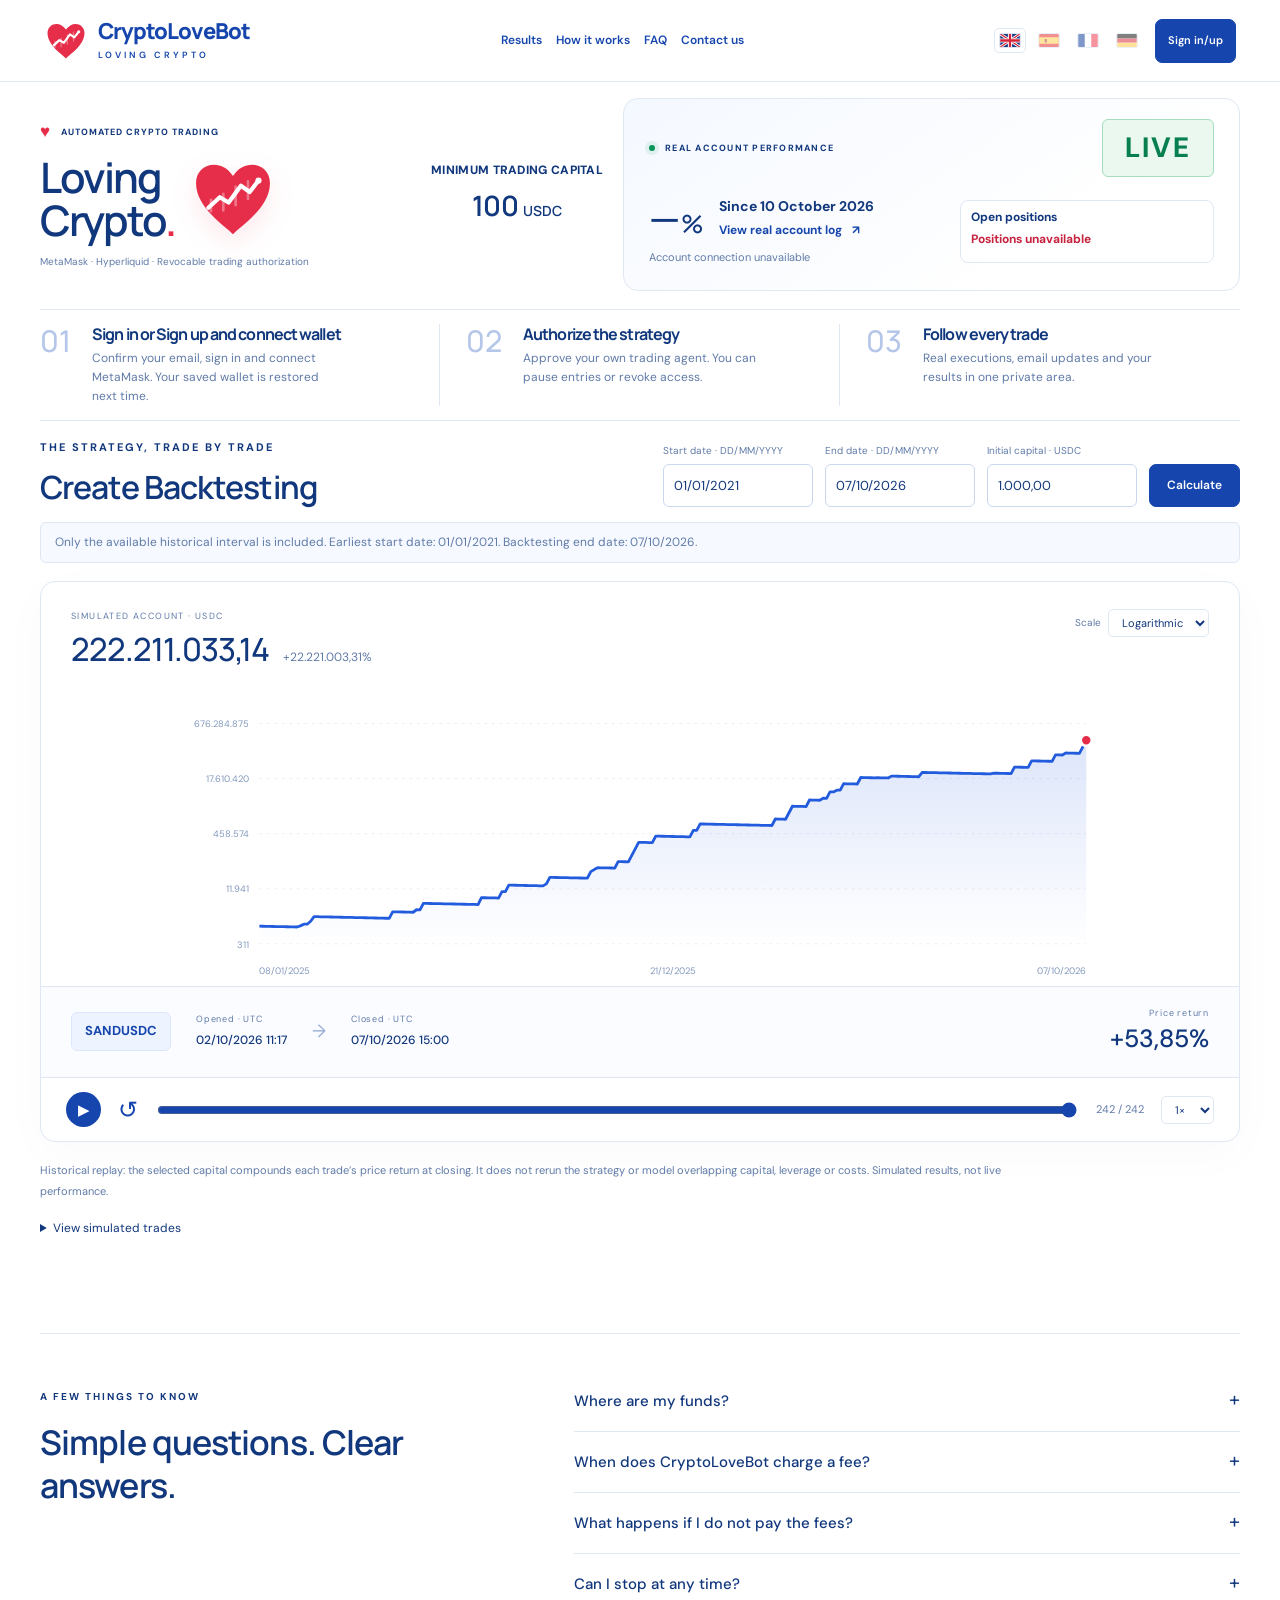
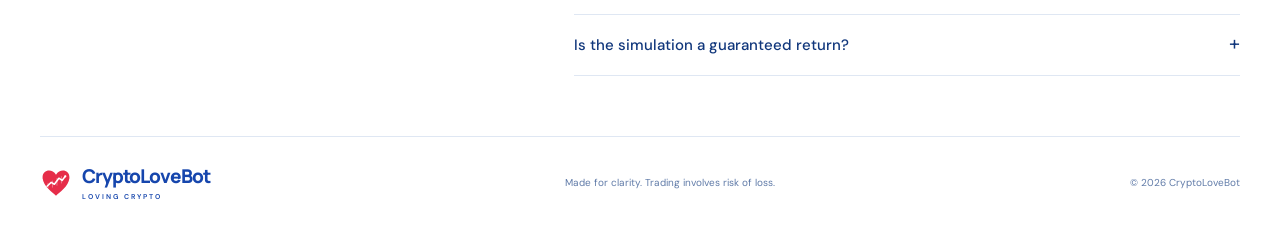
<file: index.html>
<!doctype html>
<html lang="en"><head><meta charset="utf-8"><meta name="viewport" content="width=device-width,initial-scale=1">
<title>CryptoLoveBot · Loving Crypto</title><meta name="description" content="Automated crypto trading with a revocable Hyperliquid agent. Real account transparency and an interactive historical simulation.">
<meta name="theme-color" content="#ffffff"><link rel="icon" href="logo.svg" type="image/svg+xml"><link rel="stylesheet" href="style.css">
<script src="config.js" defer></script><script src="backtest.js" defer></script><script src="app.js" defer></script></head>
<body>
<header class="site-header"><a class="brand" href="#" aria-label="CryptoLoveBot home"><img src="logo.svg" class="brand-heart" alt=""><span>Crypto<span class="love-word">LoveBot</span><small>LOVING CRYPTO</small></span></a>
<nav aria-label="Main"><a href="#results" data-i18n="results">Results</a><a href="#how" data-i18n="how">How it works</a><a href="#faq" data-i18n="faq">FAQ</a><a id="contactLink" href="#contact" data-i18n="contact">Contact us</a></nav>
<div class="header-actions"><div class="languages" aria-label="Language">
<button class="flag selected" data-lang="en" aria-label="English" title="English"><svg viewBox="0 0 60 40"><path fill="#183b85" d="M0 0h60v40H0z"/><path stroke="#fff" stroke-width="9" d="m0 0 60 40M60 0 0 40"/><path stroke="#d52439" stroke-width="4" d="m0 0 60 40M60 0 0 40"/><path stroke="#fff" stroke-width="13" d="M30 0v40M0 20h60"/><path stroke="#d52439" stroke-width="7" d="M30 0v40M0 20h60"/></svg></button>
<button class="flag" data-lang="es" aria-label="Español" title="Español"><svg viewBox="0 0 60 40"><path fill="#e73538" d="M0 0h60v40H0z"/><path fill="#ffd353" d="M0 10h60v20H0z"/><path fill="#b43038" d="M17 15h6v11h-6z"/></svg></button>
<button class="flag" data-lang="fr" aria-label="Français" title="Français"><svg viewBox="0 0 60 40"><path fill="#fff" d="M0 0h60v40H0z"/><path fill="#1845a0" d="M0 0h20v40H0z"/><path fill="#ee3d51" d="M40 0h20v40H40z"/></svg></button>
<button class="flag" data-lang="de" aria-label="Deutsch" title="Deutsch"><svg viewBox="0 0 60 40"><path fill="#171717" d="M0 0h60v14H0z"/><path fill="#db3343" d="M0 14h60v13H0z"/><path fill="#ffcd46" d="M0 27h60v13H0z"/></svg></button></div>
<button id="authButton" class="button small" data-i18n="signInUp">Sign in/up</button><button id="privateButton" class="button small" hidden data-i18n="privateArea">Private area ↗</button><div class="wallet-actions" id="walletActions" hidden><button id="connectButton" class="button small" hidden><span id="connectLabel">Connect my wallet</span><span aria-hidden="true">↗</span></button></div></div></header>
<main>
<section class="hero shell">
<div class="hero-copy"><div class="eyebrow"><span class="tiny-heart">♥</span> <span data-i18n="automated">AUTOMATED CRYPTO TRADING</span></div>
<h1><span>Loving<br>Crypto<span class="period">.</span></span><img class="living-heart" src="logo.svg" alt="Red heart with a stock chart"></h1>
<p class="micro" data-i18n="metaNote">MetaMask · Hyperliquid · Revocable trading authorization</p></div>
<div class="minimum"><span data-i18n="minimum">MINIMUM TRADING CAPITAL</span><strong>100 <em>USDC</em></strong></div>
<div class="hero-data"><article class="live-card"><div class="card-top"><span class="eyebrow"><i class="live-dot"></i><span data-i18n="realPerformance">REAL ACCOUNT PERFORMANCE</span></span><span class="live-tag">LIVE</span></div>
<div class="live-account-body"><div class="live-readout" tabindex="0"><div id="liveReturn" class="live-number">—<span>%</span></div><p class="since" data-i18n="since">Since 10 October 2026</p>
<a id="auditLink" class="text-link" hidden target="_blank" rel="noopener noreferrer"><span data-i18n="audit">View real account log</span> ↗</a>
<p id="liveStatus" class="micro" aria-live="polite" data-i18n="awaiting">Connecting to account…</p></div>
<section class="live-positions" aria-labelledby="openPositionsTitle">
<h3 id="openPositionsTitle" data-i18n="openPositionsTitle">Open positions</h3>
<p id="openPositionsStatus" class="positions-status" role="status" data-i18n="positionsLoading">Loading positions…</p>
<div id="openPositionsScroll" class="positions-scroll" tabindex="0" role="region" aria-labelledby="openPositionsTitle" hidden>
<table><thead><tr><th scope="col" data-i18n="positionsCoin">Coin</th><th scope="col" data-i18n="positionsOpened">Opened · Madrid</th><th scope="col" data-i18n="positionsReturn">PnL %</th></tr></thead><tbody id="openPositionsRows"></tbody></table>
</div></section></div>
</article></div>
</section>
<section id="how" class="steps shell" aria-label="How it works"><article><span class="step-no">01</span><div><h2 data-i18n="step1">Sign in or Sign up and connect wallet</h2><p data-i18n="step1Text">Create your account, confirm your email and connect MetaMask.</p></div></article><article><span class="step-no">02</span><div><h2 data-i18n="step2">Authorize the strategy</h2><p data-i18n="step2Text">Approve your own trading agent. You can pause entries or revoke access.</p></div></article><article><span class="step-no">03</span><div><h2 data-i18n="step3">Follow every trade</h2><p data-i18n="step3Text">Real executions, email updates and your results in one private area.</p></div></article></section>
<section id="results" class="simulation shell"><div class="section-head"><div><p class="eyebrow" data-i18n="replayEyebrow">THE STRATEGY, TRADE BY TRADE</p><h2 data-i18n="replayTitle">Create Backtesting</h2></div><form id="backtestForm" class="backtest-form" novalidate><label><span data-i18n="startDate">Start date · DD/MM/YYYY</span><input id="startDate" type="text" inputmode="numeric" placeholder="DD/MM/YYYY" maxlength="10" required aria-describedby="backtestMessage"></label><label><span data-i18n="endDate">End date · DD/MM/YYYY</span><input id="endDate" type="text" inputmode="numeric" placeholder="DD/MM/YYYY" maxlength="10" required aria-describedby="backtestMessage"></label><label><span data-i18n="initialCapital">Initial capital · USDC</span><input id="initialCapital" type="text" inputmode="decimal" value="1.000,00" maxlength="24" required aria-describedby="backtestMessage"></label><button id="createBacktest" type="submit" class="button" data-i18n="calculate">Calculate</button></form></div>
<p id="backtestMessage" class="backtest-message" role="status" hidden></p>
<div class="player"><div class="player-top"><div><span class="micro" data-i18n="index">SIMULATED ACCOUNT · USDC</span><strong id="indexValue">1.000,00</strong><span id="indexReturn">0,00%</span></div><div class="player-filters"><label><span data-i18n="scale">Scale</span><select id="scale"><option value="log" data-i18n="logScale">Logarithmic</option><option value="linear" data-i18n="linearScale">Linear</option></select></label></div></div>
<div class="chart-wrap"><svg id="chart" viewBox="0 0 1000 320" role="img" aria-label="Interactive historical compound index"><defs><linearGradient id="areaFill" x1="0" y1="0" x2="0" y2="1"><stop offset="0%" stop-color="#255bde" stop-opacity=".16"/><stop offset="100%" stop-color="#255bde" stop-opacity="0"/></linearGradient></defs><g id="grid"></g><path id="area" fill="url(#areaFill)"></path><path id="curve" fill="none" stroke="#225cdd" stroke-width="3" stroke-linejoin="round"></path><circle id="cursorDot" r="6" fill="#e52d49" stroke="white" stroke-width="3"></circle></svg><div id="chartEmpty" class="chart-empty" data-i18n="loading">Loading history…</div></div>
<div class="trade-caption" aria-live="polite"><span id="replayCoin" class="coin-badge">—</span><div><small data-i18n="opened">Opened · UTC</small><strong id="replayOpen">—</strong></div><span class="caption-arrow">→</span><div><small data-i18n="closed">Closed · UTC</small><strong id="replayClose">—</strong></div><div class="replay-profit"><small data-i18n="priceReturn">Price return</small><strong id="replayProfit">—</strong></div></div>
<div class="controls"><button id="play" class="play" aria-label="Play">▶</button><button id="restart" class="icon-button" aria-label="Restart">↺</button><input id="timeline" type="range" min="0" max="1" value="0" aria-label="Trade timeline"><span id="progress">0 / 0</span><select id="speed" aria-label="Playback speed"><option value="1">1×</option><option value="2">2×</option><option value="4">4×</option></select></div></div>
<p class="simulation-note" data-i18n="methodology">Historical replay: the selected capital compounds each trade’s price return at closing. It does not rerun the strategy or model overlapping capital, leverage or costs. Simulated results, not live performance.</p>
<details class="history-details"><summary data-i18n="viewHistory">View simulated trades</summary><p id="sourceInfo" class="micro"></p><div class="table-scroll"><table><thead><tr><th data-i18n="coin">Coin</th><th data-i18n="opened">Opened · UTC</th><th data-i18n="closed">Closed · UTC</th><th data-i18n="priceReturn">Price return</th><th data-i18n="cumulativeReturn">Cumulative return %</th><th data-i18n="simulatedBalance">Account · USDC</th></tr></thead><tbody id="historyRows"></tbody></table></div></details>
</section>
<section id="private" class="private shell" hidden><div class="section-head"><div><p class="eyebrow" data-i18n="yourAccount">YOUR ACCOUNT</p><h2 data-i18n="privateArea">Private area</h2></div><button id="logout" class="text-button" data-i18n="logout">Sign out</button></div><div class="account-bar"><div><strong id="username"></strong><p id="walletLabel" class="micro"></p><p id="agentStatus" class="micro"></p></div><div class="account-actions"><button id="authorizeButton" class="button" data-i18n="authorize">Authorize strategy</button><button id="pauseButton" class="button outline" hidden data-i18n="pause">Pause new entries</button><button id="payFees" class="button outline" data-i18n="payFees">Pay pending fees</button></div></div>
<section id="feeNotice" class="notice fee-warning" hidden aria-live="polite"><div class="fee-warning-head"><strong id="feeNoticeTitle"></strong><strong id="feeNoticeAmount"></strong></div><p id="feeNoticeDeadline"></p><p id="feeNoticeBody"></p><p class="fee-warning-risk" data-i18n="feeStopWarning">If your account is deleted, the bot stops. Open positions remain on Hyperliquid and logical/HMA stops stop being managed. Manage positions and revoke the agent there.</p><button id="payFeesNotice" class="button" data-i18n="payFees">Pay pending fees</button></section>
<p id="privateNotice" class="notice" hidden></p><div class="table-scroll"><table><thead><tr><th data-i18n="coin">Coin</th><th data-i18n="opened">Opened · UTC</th><th data-i18n="closed">Closed · UTC</th><th data-i18n="entry">Entry</th><th data-i18n="exit">Exit</th><th data-i18n="netReturn">Net profit %</th><th>CryptoLoveBot · USDC</th><th data-i18n="balance">Account balance · USDC</th></tr></thead><tbody id="tradeRows"></tbody></table></div><p id="emptyTrades" class="empty" data-i18n="emptyTrades">No real trades have been executed for this account yet.</p>
<p class="micro" data-i18n="balanceNote">Net return is calculated on entry margin, after exchange fees and attributed funding. Balance is the account equity observed after reconciliation, including other open positions. Unpaid CryptoLoveBot fees have not been deducted.</p>
<div class="account-bottom"><a href="https://app.hyperliquid.xyz/API" target="_blank" rel="noopener" data-i18n="revoke">Manage / revoke agent in Hyperliquid ↗</a><button id="deleteAccount" class="text-button danger" data-i18n="delete">Unsubscribe and delete profile</button></div></section>
<section id="faq" class="faq shell"><div><p class="eyebrow" data-i18n="faqEyebrow">A FEW THINGS TO KNOW</p><h2 data-i18n="faqTitle">Simple questions.<br>Clear answers.</h2></div><div class="faq-list">
<details><summary data-i18n="q1">Where are my funds?</summary><p data-i18n="a1">In your Hyperliquid account. MetaMask signs permission for an API trading wallet. CryptoLoveBot never asks for your seed phrase or master private key. The trading agent can place orders and losses are possible.</p></details>
<details><summary data-i18n="q2">When does CryptoLoveBot charge a fee?</summary><p id="feeExplanation" data-i18n="a2">Only when a completed trade has a net return above 1% on its entry margin. The fee is 1% of that trade’s net profit. Exactly 1% or less: no fee. Payment of accrued fees requires your MetaMask signature.</p></details>
<details><summary data-i18n="feePolicyQuestion">What happens if I do not pay the fees?</summary><p data-i18n="feePolicy">Fees must be paid within 48 hours (two days). You receive an initial notice and reminders every 8 hours. If the oldest outstanding fee expires unpaid, your profile and private data are automatically deleted and the bot stops. New fees and signing in again do not extend an existing deadline.</p><p data-i18n="feeStopWarning">Open positions remain on Hyperliquid and logical/HMA stops stop being managed. Manage positions and revoke the agent there.</p></details>
<details><summary data-i18n="q3">Can I stop at any time?</summary><p data-i18n="a3">Yes. Pause new entries in your private area; existing positions remain managed. Unsubscribe deletes your profile and stops all management and emails. Any open positions remain in Hyperliquid; manage them and revoke the agent there.</p></details>
<details><summary data-i18n="q4">Is the simulation a guaranteed return?</summary><p data-i18n="a4">No. It replays the supplied historical simulation. The large live figure uses the public master account and is separate from the backtest. Live execution, liquidity, fees and each account’s capital can change results.</p></details>
</div></section>
</main>
<footer class="shell"><a class="brand" href="#"><img src="logo.svg" alt=""><span>CryptoLoveBot<small>LOVING CRYPTO</small></span></a><p data-i18n="footer">Made for clarity. Trading involves risk of loss.</p><span>© 2026 CryptoLoveBot</span></footer>
<dialog id="authDialog"><button class="close-dialog" aria-label="Close">×</button><img src="logo.svg" class="dialog-logo" alt=""><h2 id="authTitle">Welcome back.</h2><div class="tabs"><button id="loginTab" class="selected" data-i18n="signIn">Sign in</button><button id="signupTab" data-i18n="signUp">Sign up</button></div><form id="authForm"><label><span>Email</span><input name="email" type="email" autocomplete="username" required></label><label><span data-i18n="password">Password</span><input name="password" type="password" autocomplete="current-password" required maxlength="128"></label><p class="micro" id="passwordHint" hidden data-i18n="passwordHint">At least 12 characters. We’ll email you a confirmation link.</p><button class="button full" type="submit" id="authSubmit" data-i18n="signIn">Sign in</button></form><p id="authMessage" class="form-message" role="status"></p><div class="auth-links"><button id="forgot" class="text-button" data-i18n="forgot">Forgot password?</button><button id="resend" class="text-button" data-i18n="resend">Resend confirmation</button></div><div id="googleWrap" hidden><div class="or" data-i18n="or">or continue with</div><div id="googleButton"></div></div></dialog>
<dialog id="consentDialog"><button class="close-dialog" aria-label="Close">×</button><p class="eyebrow">METAMASK + HYPERLIQUID</p><h2 data-i18n="authorize">Authorize strategy</h2><p data-i18n="consentText">You authorize a dedicated API wallet to trade on your Hyperliquid account. The key is encrypted on the server. It cannot withdraw funds to another wallet. You can revoke it in Hyperliquid.</p><p id="consentNetwork" class="notice"></p><p id="consentMessage" class="form-message" role="status" aria-live="polite"></p><p data-i18n="consentFee">CryptoLoveBot charges 1% of net profit only when the completed trade returns more than 1% on entry margin. Payment requires a separate wallet signature.</p><p class="micro" data-i18n="consentRisk">Use a dedicated trading account with at least 100 USDC and no unrelated positions. Automated trading can lose money. Execution may differ between accounts.</p><p class="notice fee-warning" data-i18n="feePolicy">Fees must be paid within 48 hours (two days). An initial notice and reminders every 8 hours are sent. Unpaid overdue fees lead to automatic profile deletion and stopped automation.</p><p class="micro" data-i18n="feeStopWarning">Open positions remain on Hyperliquid. Logical/HMA stops stop being managed. Manage positions and revoke the agent there.</p><label class="checkbox"><input type="checkbox" id="acceptConsent"><span data-i18n="accept">I understand and authorize these trading permissions and fees.</span></label><button id="signAgent" class="button full" data-i18n="signAuthorization">Sign authorization in MetaMask</button></dialog>
<dialog id="actionDialog"><button class="close-dialog" aria-label="Close">×</button><h2 id="actionTitle"></h2><p id="actionBody"></p><p id="actionMessage" class="form-message" role="status" aria-live="polite"></p><form id="resetForm" hidden><label><span data-i18n="newPassword">New password</span><input type="password" name="password" minlength="12" maxlength="128" required autocomplete="new-password"></label><button class="button full" type="submit" data-i18n="save">Save password</button></form><button id="actionConfirm" class="button full" hidden></button></dialog>
<div id="toast" class="toast" role="status" hidden></div>
</body></html>
</file>
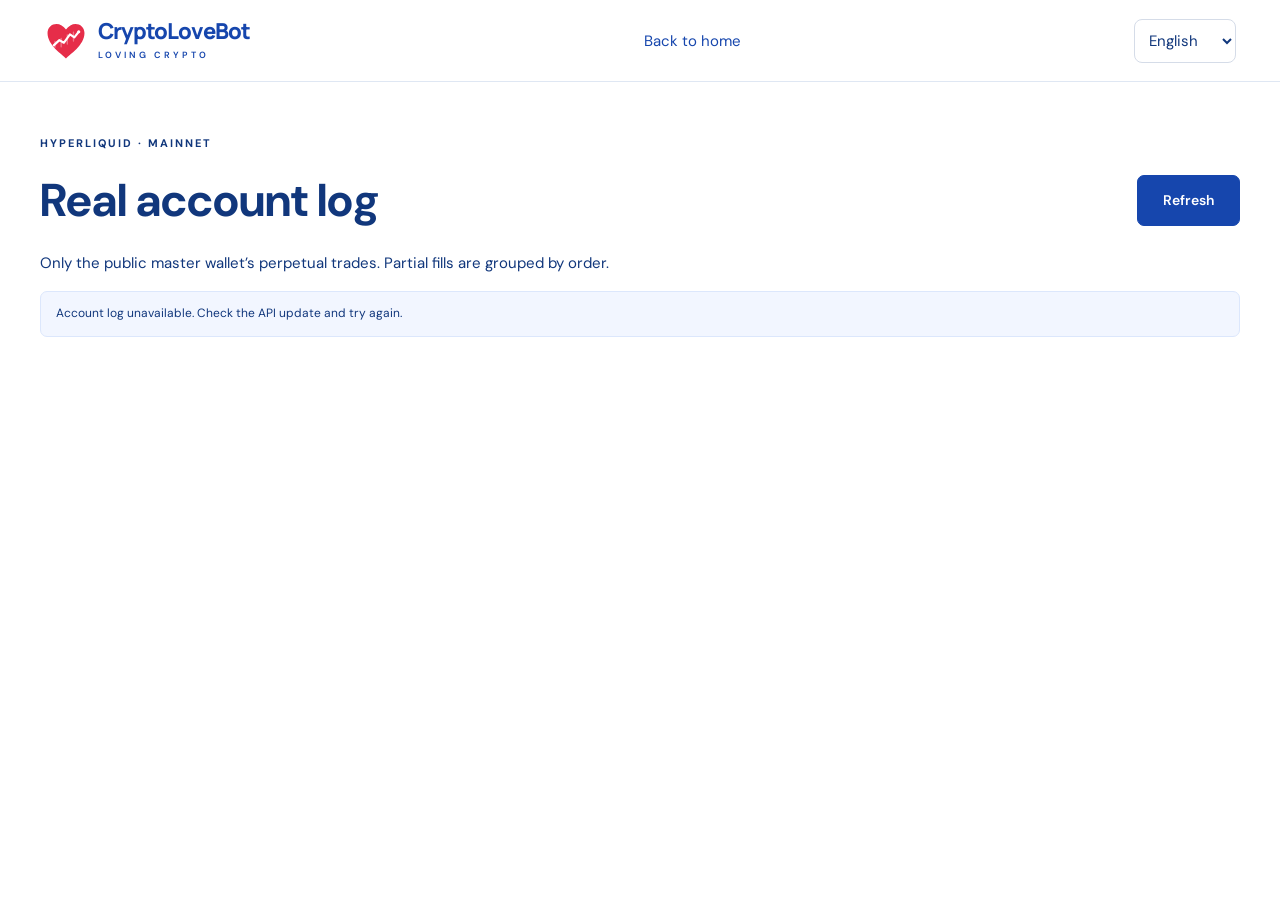
<file: account-log.html>
<!doctype html>
<html lang="en"><head><meta charset="utf-8"><meta name="viewport" content="width=device-width,initial-scale=1">
<title>CryptoLoveBot · Real account log</title><link rel="icon" href="logo.svg" type="image/svg+xml">
<link rel="stylesheet" href="style.css"><link rel="stylesheet" href="account-log.css">
<script src="config.js" defer></script><script src="account-log.js" defer></script></head><body>
<header class="site-header"><a class="brand" href="index.html"><img src="logo.svg" class="brand-heart" alt=""><span>CryptoLoveBot<small>LOVING CRYPTO</small></span></a><a href="index.html" data-copy="back">Back to home</a><select id="language" aria-label="Language"><option value="en">English</option><option value="es">Español</option><option value="fr">Français</option><option value="de">Deutsch</option></select></header>
<main class="shell log-page"><p class="eyebrow">HYPERLIQUID · MAINNET</p><div class="log-heading"><h1 data-copy="title">Real account log</h1><button id="refreshLog" class="button" data-copy="refresh">Refresh</button></div>
<p data-copy="intro">Only the public master wallet’s perpetual trades. Partial fills are grouped by order.</p><code id="logWallet"></code><p id="logStatus" class="notice" role="status"></p>
<section id="logData" hidden>
<div class="log-stats"><article><span data-copy="equity">Account equity · USDC</span><strong id="logEquity">—</strong></article><article><span data-copy="realized">Reported closed PnL · USDC</span><strong id="logPnl">—</strong></article><article><span data-copy="fees">Execution fees · USDC</span><strong id="logFees">—</strong></article></div>
<p class="micro" data-copy="accountNote">Equity is the current exchange balance, including open PnL. PnL and fee totals cover the displayed executions only; funding and deposits/withdrawals are not included. They may not exactly reconcile with equity.</p>
<div class="log-filters"><label><span data-copy="from">From</span><input id="logFrom" type="text" inputmode="numeric" placeholder="DD/MM/YYYY" maxlength="10" aria-label="Start date DD/MM/YYYY"></label><label><span data-copy="to">To</span><input id="logTo" type="text" inputmode="numeric" placeholder="DD/MM/YYYY" maxlength="10" aria-label="End date DD/MM/YYYY"></label><label><span data-copy="timezone">Time zone</span><select id="logZone"><option value="Europe/Madrid">Europe/Madrid</option><option value="UTC">UTC</option></select></label><button id="logCsv" class="button outline" data-copy="csv">Download CSV</button></div>
<p id="logRange" class="micro" role="status"></p>
<div class="table-scroll log-table" tabindex="0"><table><thead><tr><th data-copy="date">Date / time</th><th data-copy="coin">Coin</th><th data-copy="action">Action</th><th data-copy="size">Quantity</th><th data-copy="price">Average price · USDC</th><th data-copy="pnl">Closed PnL · USDC</th><th data-copy="fee">Fees</th><th data-copy="net">PnL − fees · USDC</th><th data-copy="evidence">Exchange record</th></tr></thead><tbody id="logRows"></tbody></table></div>
<p id="logEmpty" class="empty" hidden data-copy="empty">No executions in the selected dates.</p>
<p class="micro" data-copy="rowNote">An opening normally reports 0 closed PnL and a negative net amount from its fee. A closing row does not include its opening fee. Prices and quantities are actual executions; PnL is the exchange’s reported value.</p>
<h2 data-copy="positions">Open positions now</h2><div id="logPositions"></div>
<aside class="log-explanation"><strong data-copy="whyTitle">Why did the agent close?</strong><p data-copy="why">A triggered stop can be verified here. An IOC closing order alone does not reveal whether the agent used an HMA exit, an opposite cross or another rule. The exact strategy decision is recorded in the agent’s private log on Hetzner.</p></aside>
<p class="micro" data-copy="scope">Recent history: up to 2,000 fills, from 10/10/2026. This is not a permanent archive. Refresh is cached for 60 seconds.</p><a id="logExplorer" target="_blank" rel="noopener noreferrer" data-copy="explorer">Open this wallet in Hypurrscan ↗</a>
</section></main></body></html>
</file>
<file: style.css>
@import url('https://fonts.googleapis.com/css2?family=DM+Sans:wght@400;500;600;700&family=Manrope:wght@400;500;600;700;800&display=swap');
:root{--blue:#1646ad;--ink:#11377c;--muted:#607ba8;--bright:#275cde;--red:#e62d49;--line:#dfe7f3;--pale:#f6f9ff;--font:'DM Sans',Arial,sans-serif}*{box-sizing:border-box}html{scroll-behavior:smooth;scroll-padding-top:100px}body{margin:0;background:#fff;color:var(--ink);font-family:var(--font);font-size:15px;line-height:1.6}button,input,select{font:inherit}button,a,select,input{ -webkit-tap-highlight-color:transparent}button,a{touch-action:manipulation}button{cursor:pointer}button:disabled{opacity:.55;cursor:wait}a{color:var(--blue);text-decoration:none}a:hover{text-decoration:underline}[hidden]{display:none!important}:focus-visible{outline:3px solid #79a5ff;outline-offset:4px}button{color:var(--blue)}.shell{width:min(1240px,calc(100% - 80px));margin:auto}.site-header{height:100px;max-width:1440px;padding:0 44px;margin:auto;display:flex;align-items:center;justify-content:space-between;border-bottom:1px solid var(--line);gap:25px}.brand{display:flex;align-items:center;gap:10px;line-height:1.05;font-size:24px;font-weight:800;letter-spacing:-1px;font-family:Manrope,var(--font)}.brand:hover{text-decoration:none}.brand img{width:44px;height:44px}.brand small{display:block;font-family:var(--font);font-size:9px;letter-spacing:3px;margin-top:8px;font-weight:600}.brand-heart{animation:heartbeat 3s infinite}.site-header nav{display:flex;gap:30px;font-size:14px;font-weight:600}.header-actions{display:flex;align-items:center;gap:20px}.languages{display:flex;gap:7px}.flag{border:1px solid transparent;background:white;padding:4px;border-radius:5px;display:grid;place-items:center;opacity:.55}.flag svg{height:15px;width:22px;border-radius:2px;border:1px solid #dce4f0}.flag.selected,.flag:hover{opacity:1;border-color:var(--line)}.button{display:inline-flex;align-items:center;justify-content:center;gap:25px;border:1px solid var(--blue);background:var(--blue);color:white;padding:14px 25px;border-radius:7px;font-weight:600;font-size:14px;line-height:1.5}.button:hover{background:#0b328d;border-color:#0b328d;text-decoration:none}.button.small{padding:10px 19px;min-height:44px}.button.primary{font-size:16px;padding:17px 25px;min-width:245px;justify-content:space-between}.button.outline{background:white;color:var(--blue);border-color:var(--line)}.button.outline:hover{background:var(--pale)}.button.full{width:100%}.hero{padding:67px 0 58px;display:grid;grid-template-columns:1.3fr 1fr;gap:100px;align-items:center}.eyebrow{font-size:11px;letter-spacing:2px;font-weight:700;display:flex;align-items:center;gap:10px}.tiny-heart{color:var(--red);font-size:17px}.hero h1{font-family:Manrope,var(--font);font-size:clamp(68px,7.4vw,102px);font-weight:600;line-height:1.05;letter-spacing:-6px;margin:21px 0 22px}.hero-line{display:flex;align-items:center;white-space:nowrap}.period{color:var(--red)}.living-heart{width:103px;height:103px;margin-left:22px;transform-origin:50% 54%;animation:heartbeat 2.8s infinite;filter:drop-shadow(0 10px 13px #e62d491c)}@keyframes heartbeat{0%,35%,100%{transform:scale(1);opacity:.8}8%,20%{transform:scale(1.1);opacity:1}14%{transform:scale(1.02)}}.hero-description{font-size:19px;max-width:370px;line-height:1.7;color:var(--muted);margin:0 0 28px}.micro{font-size:12px;color:var(--muted);line-height:1.7}.hero-copy>.micro{margin-top:14px;font-size:11px}.hero-data{padding-top:6px}.live-card{border:1px solid var(--line);border-radius:15px;padding:27px 30px 24px;background:linear-gradient(145deg,#f4f8ff,#fff 72%);position:relative;overflow:hidden}.card-top{display:flex;align-items:center;justify-content:space-between;gap:10px}.card-top .eyebrow{font-size:9px;letter-spacing:1.25px}.live-dot{width:6px;height:6px;border-radius:50%;background:var(--bright);box-shadow:0 0 0 4px #275cde15}.live-tag{font-size:8px;letter-spacing:1px;border:1px solid #adc3ed;border-radius:4px;padding:2px 6px}.live-number{font-family:Manrope,var(--font);font-size:clamp(55px,6vw,80px);letter-spacing:-4px;line-height:1.2;margin:25px 0 6px;font-weight:500;overflow-wrap:anywhere}.live-number span{font-size:40px;letter-spacing:-1px;margin-left:10px}.since{font-size:14px;margin:0}.live-card>.micro{margin:9px 0 0;min-height:22px}.live-rule{height:1px;background:var(--line);margin:20px 0 15px}.text-link{font-size:13px;font-weight:700;display:flex;justify-content:space-between}.live-card small{display:block;font-size:10px;color:var(--muted);margin-top:8px}.minimum{display:flex;justify-content:space-between;align-items:center;margin-top:20px;gap:20px;border-bottom:1px solid var(--line);padding-bottom:18px}.minimum>span{font-size:10px;line-height:1.6;letter-spacing:1.5px;max-width:155px;font-weight:700}.minimum strong{font-family:Manrope,var(--font);font-size:40px;letter-spacing:-1.5px;font-weight:600;white-space:nowrap}.minimum em{font-size:17px;font-weight:600;font-style:normal;letter-spacing:0}.steps{display:grid;grid-template-columns:repeat(3,1fr);border-top:1px solid var(--line);border-bottom:1px solid var(--line);padding:30px 0;margin-bottom:78px}.steps article{display:flex;gap:21px;padding:0 26px;border-right:1px solid var(--line)}.steps article:first-child{padding-left:0}.steps article:last-child{border:0;padding-right:0}.step-no{font-size:30px;line-height:1.1;font-weight:500;color:#b5c7e9;font-family:Manrope}.steps h2{font-size:16px;margin:0 0 7px;font-weight:700}.steps p{font-size:12px;color:var(--muted);margin:0;max-width:240px}.section-head{display:flex;align-items:end;justify-content:space-between;gap:25px;margin-bottom:27px}.section-head .eyebrow{margin:0 0 10px}h2{font-family:Manrope,var(--font);letter-spacing:-.9px;font-size:35px;font-weight:600;line-height:1.25;margin:0}.outline-tag{font-size:9px;letter-spacing:1.5px;padding:7px 12px;border:1px solid var(--line);border-radius:20px;white-space:nowrap}.player{border:1px solid var(--line);border-radius:15px;overflow:hidden;background:#fff;box-shadow:0 12px 50px #12377c06}.player-top{padding:27px 30px 0;display:flex;justify-content:space-between;gap:20px}.player-top .micro{display:block;font-size:9px;letter-spacing:1.4px}.player-top strong{font-family:Manrope,var(--font);font-size:32px;font-weight:500;letter-spacing:-1px;margin-right:14px}.player-top #indexReturn{font-size:12px;color:var(--muted)}.player-filters{display:flex;gap:17px;align-items:start}.player-filters label{font-size:10px;color:var(--muted);display:flex;gap:7px;align-items:center}select{border:1px solid var(--line);padding:5px 9px;border-radius:5px;background:white;color:var(--ink);font-size:11px}.chart-wrap{position:relative;margin:10px 15px 0;height:300px}#chart{width:100%;height:100%;overflow:visible}.chart-empty{position:absolute;inset:0;display:grid;place-items:center;color:var(--muted);font-size:14px}.trade-caption{display:flex;align-items:center;gap:25px;padding:19px 30px 20px;border-top:1px solid var(--line);background:#fbfcff}.trade-caption small{display:block;font-size:9px;letter-spacing:.8px;color:var(--muted)}.trade-caption strong{font-size:12px;font-weight:500}.coin-badge{background:#edf3ff;color:var(--blue);border:1px solid #dce6fc;min-width:77px;padding:8px 11px;text-align:center;border-radius:6px;font-size:13px;font-weight:700}.caption-arrow{color:#98afd8;font-size:18px}.replay-profit{margin-left:auto;text-align:right}.replay-profit strong{font-size:25px;line-height:1.5}.negative{color:var(--red)!important}.controls{display:flex;align-items:center;gap:17px;padding:14px 25px;border-top:1px solid var(--line)}.play{background:var(--blue);color:white;border:0;border-radius:50%;width:35px;height:35px;flex-shrink:0}.icon-button{border:0;background:white;font-size:24px;padding:0;line-height:1}.controls input{flex:1;width:80px;accent-color:var(--blue)}.controls>span{font-size:11px;color:var(--muted);white-space:nowrap}.simulation-note{max-width:1000px;color:var(--muted);font-size:11px;line-height:1.85;margin:18px 0}.history-details{font-size:12px}.history-details summary{cursor:pointer;width:max-content}.table-scroll{overflow:auto}table{width:100%;border-collapse:collapse;font-size:11px;white-space:nowrap}th{font-size:10px;text-align:left;color:var(--muted);font-weight:500;padding:15px 12px;border-bottom:1px solid var(--line)}td{padding:14px 12px;border-bottom:1px solid #edf1f8}td small{display:block;color:var(--muted);font-size:9px}.history-details .table-scroll{max-height:320px;margin-top:15px}.faq{display:grid;grid-template-columns:.8fr 1.2fr;gap:90px;margin-top:95px;padding-top:55px;border-top:1px solid var(--line);padding-bottom:60px}.faq .eyebrow{font-size:10px;margin:0 0 16px}.faq h2{font-size:34px}.faq-list details{border-bottom:1px solid var(--line);padding:18px 0}.faq-list details:first-child{padding-top:0}.faq-list summary{font-size:15px;font-weight:500;list-style:none;display:flex;justify-content:space-between;gap:20px;cursor:pointer}.faq-list summary::after{content:'+';font-size:20px;font-weight:400;line-height:1}.faq-list details[open] summary::after{content:'−'}.faq-list p{font-size:12px;color:var(--muted);line-height:1.8;padding-right:20px}footer{display:flex;justify-content:space-between;align-items:center;border-top:1px solid var(--line);padding:28px 0!important;gap:20px}footer .brand{font-size:19px}footer img{width:32px!important;height:32px!important}footer .brand small{font-size:7px;letter-spacing:2px;margin-top:6px}footer p,footer>span{font-size:10px;color:var(--muted)}.private{border:1px solid var(--line);padding:30px;border-radius:12px;margin-top:70px}.private .section-head h2{font-size:28px}.account-bar{display:flex;justify-content:space-between;gap:20px;padding:20px 0;border-top:1px solid var(--line)}.account-actions{display:flex;gap:8px;align-items:center;flex-wrap:wrap}.account-actions .button{font-size:11px;padding:10px 12px}.account-bar p{margin:4px 0;overflow-wrap:anywhere}.account-bottom{display:flex;justify-content:space-between;gap:20px;margin-top:23px;font-size:11px}.empty{padding:30px 0;text-align:center;color:var(--muted);font-size:13px}.text-button{border:0;background:none;font-size:12px;padding:0}.text-button:hover{text-decoration:underline}.danger{color:var(--red)}.notice{background:#f2f6ff;border:1px solid #dce7fc;border-radius:7px;padding:12px 15px;font-size:12px}.private .notice{overflow-wrap:anywhere}dialog{border:1px solid var(--line);color:var(--ink);border-radius:17px;padding:32px;max-width:460px;width:calc(100% - 32px);box-shadow:0 30px 100px #10367b22;max-height:90vh;overflow:auto}dialog::backdrop{background:#10274755;backdrop-filter:blur(5px)}dialog h2{font-size:27px;margin:0 0 18px}dialog p{font-size:13px}dialog .eyebrow{font-size:9px}.close-dialog{position:absolute;right:16px;top:13px;border:0;background:none;font-size:26px;line-height:1}.dialog-logo{width:45px;margin-bottom:15px}.tabs{display:flex;border-bottom:1px solid var(--line);margin-bottom:22px;gap:20px}.tabs button{background:none;border:0;border-bottom:2px solid transparent;padding:0 0 10px;font-size:14px}.tabs .selected{border-color:var(--blue);font-weight:700}form label{display:flex;flex-direction:column;font-size:12px;gap:6px;margin-bottom:16px}form input{padding:10px 12px;border:1px solid #cad8ef;border-radius:6px;width:100%;color:var(--ink);background:white}form input:focus{border-color:var(--blue);outline:none;box-shadow:0 0 0 3px #1746ad0a}.form-message{font-size:12px!important;white-space:pre-line}.auth-links{display:flex;justify-content:space-between;margin:17px 0}.auth-links button{font-size:11px}.or{font-size:11px;text-align:center;color:var(--muted);border-top:1px solid var(--line);padding:16px 0 12px}#googleButton{display:flex;justify-content:center}.checkbox{font-size:12px;display:flex;gap:10px;align-items:start;margin:20px 0}.checkbox input{margin-top:5px;accent-color:var(--blue)}.toast{position:fixed;bottom:25px;left:50%;transform:translateX(-50%);padding:14px 22px;border:1px solid var(--line);background:var(--ink);color:white;border-radius:9px;z-index:10;box-shadow:0 10px 40px #10367b22;font-size:13px;max-width:min(700px,95%)}
@media(min-width:1600px){.hero{padding-top:86px;padding-bottom:76px}.hero h1{font-size:112px}.chart-wrap{height:340px}}@media(max-width:1100px){.site-header{padding:0 25px}.site-header nav{gap:17px}.header-actions{gap:13px}.hero{gap:45px}.living-heart{width:80px;height:80px;margin-left:13px}.hero h1{font-size:82px}.steps article{padding:0 18px;gap:15px}.card-top .eyebrow{font-size:8px}.shell{width:calc(100% - 60px)}.faq{gap:55px}.player-filters label{flex-direction:column;align-items:start}}@media(max-width:800px){.site-header{height:83px;padding:0 22px}.site-header nav{display:none}.brand{font-size:21px}.brand img{width:37px;height:37px}.brand small{font-size:7px;letter-spacing:2px}.header-actions{gap:12px}.languages{gap:3px}.flag{padding:3px}.flag svg{width:19px;height:13px}.button.small{padding:8px 12px;font-size:11px}.shell{width:calc(100% - 40px)}.hero{padding:45px 0;grid-template-columns:1fr 1fr;gap:28px}.hero h1{font-size:64px;letter-spacing:-4px}.living-heart{width:61px;height:61px;margin-left:8px}.hero-description{font-size:16px}.hero .eyebrow{font-size:8px;letter-spacing:1px}.hero .button{min-width:0;width:100%;font-size:13px;padding:14px 18px}.live-card{padding:20px}.live-number{font-size:52px;letter-spacing:-3px}.live-number span{font-size:26px}.live-tag{display:none}.minimum strong{font-size:30px}.minimum em{font-size:12px}.minimum>span{font-size:8px;max-width:115px;letter-spacing:1px}.steps{margin-bottom:50px}.steps article{gap:12px;padding:0 12px}.step-no{font-size:22px}.steps h2{font-size:13px}.steps p{font-size:11px}.section-head{align-items:start;flex-direction:column;gap:14px}h2{font-size:29px}.chart-wrap{height:270px}.trade-caption{gap:14px;padding:16px 20px}.trade-caption strong{font-size:10px}.replay-profit strong{font-size:22px}.caption-arrow{display:none}.faq{grid-template-columns:1fr;gap:28px;margin-top:55px}.faq h2{font-size:29px}.faq h2 br{display:none}.account-bar{flex-direction:column}.private{padding:22px}.account-bottom{flex-direction:column}footer p{display:none}}@media(max-width:570px){.hero{grid-template-columns:1fr;gap:32px;padding-top:36px}.hero h1{font-size:78px;line-height:1.01;letter-spacing:-5px;margin-top:17px}.living-heart{width:82px;height:82px;margin-left:18px}.hero-description{max-width:100%;font-size:16px;margin-bottom:20px}.hero-copy>.micro{margin-bottom:0}.hero .button{width:auto;min-width:235px}.hero-data{padding:0}.live-card{padding:22px}.live-number{font-size:67px;margin-top:18px}.minimum strong{font-size:39px}.minimum>span{font-size:10px;max-width:165px}.minimum em{font-size:16px}.live-tag{display:block}.card-top .eyebrow{font-size:9px}.live-card>.micro{min-height:0}.live-rule{margin:15px 0}.header-actions{gap:7px}.languages{gap:0}.flag{padding:3px}.flag svg{width:17px;height:12px}.brand{font-size:19px}.brand img{width:31px;height:31px}.site-header{padding:0 16px}.brand small{font-size:6px;letter-spacing:1.5px}.button.small{padding:8px 9px}.steps{grid-template-columns:1fr;padding:9px 0;margin-bottom:44px}.steps article{border-right:0;border-bottom:1px solid var(--line);padding:20px 0!important;gap:20px}.steps article:last-child{border-bottom:0}.step-no{font-size:27px}.steps h2{font-size:16px}.steps p{font-size:12px;max-width:none}.player-top{padding:20px 17px 0;gap:10px}.player-top strong{font-size:25px}.player-top #indexReturn{display:block;font-size:10px}.player-filters{gap:6px}.player-filters select{font-size:10px;padding:4px}.player-filters label span{font-size:9px}.chart-wrap{height:220px;margin:10px 2px 0}.trade-caption{gap:12px;flex-wrap:wrap;padding:15px}.coin-badge{min-width:60px;font-size:11px}.trade-caption>div:not(.replay-profit){flex-basis:calc(50% - 48px)}.trade-caption strong{font-size:9px}.replay-profit{width:100%;display:flex;align-items:center;justify-content:space-between;border-top:1px solid var(--line);padding-top:7px}.replay-profit strong{font-size:21px}.controls{padding:12px 15px;gap:10px}.controls select{padding:4px}.controls #progress{font-size:10px}.outline-tag{font-size:8px;letter-spacing:1px}.section-head .eyebrow{font-size:9px}.faq{padding-top:35px;margin-top:45px}.faq h2{font-size:26px}footer{padding:22px 0!important}footer>span{font-size:9px}.private .section-head{flex-direction:row}.private .section-head h2{font-size:24px}}
@media(prefers-reduced-motion:reduce){html{scroll-behavior:auto}.living-heart,.brand-heart{animation:none}}

.fee-warning{background:#fff3f4;border:1px solid #ec9dab;border-left:4px solid var(--red);color:#9c1631;padding:20px;margin:4px 0 22px}.fee-warning-head{display:flex;justify-content:space-between;gap:12px;flex-wrap:wrap;font-size:17px}.fee-warning p{margin:10px 0;line-height:1.7}.fee-warning #feeNoticeDeadline{font-weight:700}.fee-warning-risk{font-size:12px}.fee-warning .button{background:#be1939;border-color:#be1939;margin-top:6px}.fee-warning .button:hover{background:#9c1631}.fee-warning .button:disabled{cursor:not-allowed}.fee-warning.fee-hold{background:#fff9eb;border-color:#d4b871;color:#785614}.fee-warning.fee-hold .fee-warning-risk{color:#785614}@media(max-width:570px){.fee-warning{padding:16px}.fee-warning-head{font-size:16px}.fee-warning .button{width:100%}}

/* Compact hero and date/capital controls. */
.hero{padding:24px 0 30px;grid-template-columns:.85fr 1.15fr;gap:48px;align-items:start}
.hero-copy{padding-top:6px}.hero h1{display:flex;align-items:center;gap:22px;font-size:48px;line-height:1.04;letter-spacing:-2px;margin:15px 0 16px}
.hero .living-heart{width:100px;height:100px;margin:0;flex-shrink:0}.hero-description{font-size:17px;line-height:1.5;max-width:360px;margin-bottom:12px}
.hero-data{padding:0;min-width:0}


.live-card{padding:20px 25px}.live-number{font-size:64px;margin:12px 0 4px;letter-spacing:-3px}.live-number span{font-size:32px}.live-card>.micro{min-height:0;margin:7px 0 0}
.live-tag{display:inline-block;font-size:16px;font-weight:800;letter-spacing:1.4px;color:#087f4e;background:#eaf8f0;border-color:#a6ddbf;padding:3px 10px}
.live-dot{background:#09945a;box-shadow:0 0 0 4px #09945a18}.live-rule{margin:12px 0 10px}
.steps{padding:23px 0;margin-bottom:38px}.simulation>.section-head{align-items:end;gap:25px;flex-wrap:wrap}.simulation>.section-head h2{font-size:32px}
.backtest-form{display:flex;gap:12px;align-items:end;flex-wrap:wrap;flex:1;justify-content:flex-end}
.backtest-form label{margin:0;flex:0 1 150px;min-width:125px;font-size:10px;color:var(--muted);gap:5px}.backtest-form input{padding:10px;font-size:13px;height:43px}
.backtest-form .button{height:43px;padding:10px 17px;font-size:12px}.backtest-message{font-size:12px;color:var(--muted);padding:10px 14px;border:1px solid var(--line);border-radius:6px;margin:-12px 0 18px;background:var(--pale)}
.backtest-message.error{color:#a51d35;border-color:#eab0bd;background:#fff5f6}.backtest-form input[aria-invalid="true"]{border-color:#c42a46}
.trade-caption strong{font-variant-numeric:tabular-nums}.coin-badge{min-width:100px}.history-details td:nth-last-child(-n+2){font-variant-numeric:tabular-nums;font-weight:600}
@media(max-width:1100px){.hero{gap:30px;grid-template-columns:.8fr 1.2fr}.simulation>.section-head{align-items:start;flex-direction:column}.backtest-form{width:100%;justify-content:flex-start;gap:12px}.backtest-form label{flex:1}.hero h1{font-size:43px}.hero .living-heart{width:90px;height:90px}}
@media(max-width:800px){.hero{grid-template-columns:1fr 1.25fr;gap:22px;padding-top:20px}.hero h1{font-size:37px;gap:10px}.hero .living-heart{width:76px;height:76px}.hero-description{font-size:15px}.live-card{padding:18px}.card-top .eyebrow{font-size:8px}.live-number{font-size:53px}.live-tag{font-size:14px}.backtest-form label{min-width:125px}.coin-badge{min-width:87px}.trade-caption{flex-wrap:wrap}.trade-caption strong{font-size:11px}}
@media(max-width:570px){.hero{grid-template-columns:1fr;gap:15px;padding:16px 0 23px}.hero-copy{padding:0}.hero h1{font-size:42px;gap:18px;margin:10px 0 11px}.hero .living-heart{width:87px;height:87px}.hero-description{margin:0 0 6px;font-size:15px}.hero-copy>.micro{margin-top:5px}.live-number{font-size:58px}.live-tag{font-size:16px}.steps{margin-bottom:30px}.backtest-form{display:grid;grid-template-columns:1fr 1fr;width:100%}.backtest-form label{min-width:0}.backtest-form .button{width:100%}.simulation>.section-head h2{font-size:28px}.trade-caption{gap:12px}.trade-caption .coin-badge{flex-basis:100%;text-align:left}.trade-caption>div:not(.replay-profit){flex-basis:calc(50% - 6px)}.trade-caption strong{font-size:12px}.replay-profit strong{font-size:21px}}

/* Compact one-line capital and live account readouts. */





.live-readout{display:flex;align-items:center;gap:16px;white-space:nowrap;overflow-x:auto;margin-top:12px;padding-bottom:3px;scrollbar-width:thin}
.live-readout>*{flex:0 0 auto;margin:0}.live-readout .live-number{font-size:46px;line-height:1.25;letter-spacing:-2px;overflow-wrap:normal}
.live-readout .live-number span{font-size:25px;margin-left:3px}.live-readout .since{font-size:11px}.live-readout .micro{font-size:11px}
@media(max-width:800px){.hero{grid-template-columns:1fr;gap:15px}.live-readout{gap:12px}}
@media(max-width:570px){.site-header{gap:10px}.site-header .brand{font-size:17px;gap:7px}.live-readout .live-number{font-size:36px}.live-readout .live-number span{font-size:21px}.live-readout{gap:10px}.live-readout .since,.live-readout .micro{font-size:10px}}
@media(max-width:360px){.site-header{height:auto;min-height:80px;flex-wrap:wrap;padding:12px 16px;row-gap:10px}.header-actions{margin-left:auto}}

.form-message:empty{display:none}.form-message:not(:empty){padding:12px 14px;border-radius:6px;background:var(--pale);line-height:1.6}.form-message.error{background:#fff0f3;color:#a51d35;border:1px solid #eab0bd}.form-message.success{background:#eef9f3;color:#08734a;border:1px solid #b9ddca}.form-message.warning{background:#fff8e8;color:#785614;border:1px solid #e4ce9a}#walletLabel{overflow-wrap:anywhere}




@media(max-width:570px){.site-header{height:auto;min-height:83px;flex-wrap:wrap;padding-top:12px;padding-bottom:12px;row-gap:10px}.header-actions{margin-left:auto}}


/* Support and wallet controls in the header; capital beneath the hero title. */
.site-header{height:auto;min-height:100px;flex-wrap:wrap;padding-top:18px;padding-bottom:18px;gap:18px}
.site-header nav{gap:22px;white-space:nowrap}.header-actions{gap:12px;flex-wrap:wrap;justify-content:flex-end;max-width:100%}
.wallet-actions{display:flex}.header-actions .button{white-space:nowrap}.wallet-actions .button{gap:10px}
.hero>.minimum{display:flex;align-items:center;justify-content:flex-start;gap:12px;white-space:nowrap;border:0;margin:22px 0 0;padding:0}
.hero>.minimum>span{max-width:none;font-size:13px;letter-spacing:.6px;font-weight:800}
.hero>.minimum strong{font-size:30px;letter-spacing:-.7px}.hero>.minimum em{font-size:15px}
.live-readout #auditLink{display:inline-flex;align-items:center;gap:10px;font-size:14px;line-height:1.4;font-weight:700}
#deleteAccount{font-size:16px;font-weight:800;text-align:left}
@media(max-width:1200px){.site-header nav{gap:16px;font-size:13px}.header-actions .button{padding:10px 13px;font-size:12px}.hero>.minimum{gap:9px}.hero>.minimum>span{font-size:11px}.hero>.minimum strong{font-size:27px}.hero>.minimum em{font-size:13px}}
@media(max-width:800px){.site-header{padding-top:14px;padding-bottom:14px;min-height:83px;gap:12px}.site-header nav{display:flex;margin-left:auto}.site-header nav>a:not(#contactLink){display:none}.header-actions{margin-left:auto}.hero>.minimum>span{font-size:13px}.hero>.minimum strong{font-size:30px}.live-readout #auditLink{font-size:14px}}
@media(max-width:570px){.site-header{gap:10px}.header-actions{width:100%;gap:8px}.hero>.minimum{gap:9px;margin-top:18px}.hero>.minimum>span{font-size:11px;letter-spacing:.3px}.hero>.minimum strong{font-size:26px}.hero>.minimum em{font-size:13px}.live-readout #auditLink{font-size:13px}}
@media(max-width:360px){.hero>.minimum>span{font-size:10px;letter-spacing:0}.hero>.minimum{gap:7px}.hero>.minimum strong{font-size:23px}.hero>.minimum em{font-size:12px}.header-actions .button{font-size:11px;padding:9px 10px}}
@media(max-width:800px){.live-readout{flex-wrap:wrap;overflow-x:visible;white-space:normal}.live-readout .since{white-space:nowrap}.live-readout #auditLink{flex-basis:100%;white-space:normal}.live-readout .micro{flex:1 0 100%;white-space:normal}}

/* Center minimum capital and bring the backtesting heading into the first screen. */
.hero>.minimum{margin:0;justify-content:center;align-self:center}
@media(min-width:1151px){
 .site-header{min-height:82px;padding-top:12px;padding-bottom:12px}
 .hero{grid-template-columns:clamp(330px,29vw,400px) max-content minmax(0,1fr);gap:20px;padding:16px 0 18px;align-items:center}
 .hero-copy{padding:0}.hero h1{font-size:42px;gap:14px;margin:10px 0}.hero .living-heart{width:88px;height:88px}
 .hero-copy>.eyebrow{font-size:9px;letter-spacing:1px;white-space:nowrap}.hero-copy>.micro{font-size:10px;margin:8px 0 0}
 .hero>.minimum{gap:9px}.hero>.minimum>span{font-size:12px;letter-spacing:.3px}.hero>.minimum strong{font-size:28px}.hero>.minimum em{font-size:14px}
 .steps{padding:14px 0;margin-bottom:18px}.steps h2{margin-bottom:5px}.steps p{margin-bottom:0}
}
@media(min-width:801px) and (max-width:1150px){
 .hero{grid-template-columns:minmax(0,1.1fr) minmax(0,1fr);gap:12px 24px;padding:14px 0 18px}
 .hero-copy{grid-column:1;grid-row:1}.hero>.minimum{grid-column:1;grid-row:2;justify-content:flex-start}.hero-data{grid-column:2;grid-row:1 / 3;align-self:center}
 .steps{padding:14px 0;margin-bottom:18px}
}
@media(min-width:1151px) and (max-height:600px){
 .site-header{min-height:72px;padding-top:8px;padding-bottom:8px}
 .hero{padding:8px 0}.hero h1{font-size:38px;margin:7px 0}.hero .living-heart{width:79px;height:79px}
 .hero-copy>.micro{font-size:9px;margin-top:6px}.live-card{padding:16px 20px}
 .steps{padding:10px 0;margin-bottom:8px}.steps p{font-size:11px;line-height:1.5;max-width:none}.steps h2{font-size:14px;line-height:1.3}
 .simulation>.section-head .eyebrow{margin-bottom:4px}
}
@media(min-width:1151px) and (max-width:1350px){
 .site-header{gap:12px}.site-header .brand{font-size:22px}.site-header nav{font-size:12px;gap:14px}.header-actions .button{font-size:11px;padding:10px 12px}
 .live-readout{gap:10px;flex-wrap:wrap;white-space:normal;overflow-x:visible}.live-readout .live-number{font-size:40px}.live-readout .since{font-size:10px}.live-readout #auditLink{font-size:12px;white-space:normal;flex:0 1 auto}.live-readout .micro{white-space:normal;flex:1 0 100%}
}

/* Emphasize the start date and place the independent explorer immediately below it. */
.live-readout{display:grid;grid-template-columns:max-content minmax(0,1fr);column-gap:16px;row-gap:5px;white-space:normal;overflow:visible}
.live-readout .live-number{grid-column:1;grid-row:1 / span 2;align-self:center}
.live-readout .since{grid-column:2;grid-row:1;align-self:end;font-size:14px;line-height:1.4;font-weight:700;white-space:normal}
.live-readout #auditLink{grid-column:2;grid-row:2;align-self:start;justify-content:flex-start;min-width:0;white-space:normal;overflow-wrap:anywhere}
.live-readout .micro{grid-column:1 / -1;grid-row:3;white-space:normal}
@media(max-width:570px){.live-readout{column-gap:10px}.live-readout .since{font-size:13px}}

/* Stack the minimum amount below its label and emphasize live performance. */
.hero>.minimum{flex-direction:column;align-items:center;gap:3px;text-align:center}
.live-tag{display:inline-flex;align-items:center;justify-content:center;flex-shrink:0;min-width:112px;min-height:58px;padding:10px 16px;font-size:28px;line-height:1.1;font-weight:800;letter-spacing:1.8px;border-radius:6px}
.card-top>.eyebrow{min-width:0;white-space:normal}.card-top .live-dot{flex-shrink:0}

/* Public master account: compact scrollable positions beside the live return. */
.live-account-body{display:flex;align-items:center;flex-wrap:wrap;gap:16px;margin-top:16px}
.live-account-body>.live-readout{flex:1 1 290px;min-width:0;margin:0}
.live-positions{flex:1 1 250px;min-width:0;border:1px solid var(--line);border-radius:8px;padding:8px 10px;background:#fff}
.live-positions h3{font-size:12px;line-height:1.35;margin:0 0 5px;font-weight:700;letter-spacing:0}
.positions-status{font-size:12px;line-height:1.4;margin:6px 0;color:var(--muted)}
.positions-status.positions-empty,.positions-status.positions-error{color:#c5223e;font-weight:700}
.positions-status.positions-warning{color:#946000}
.positions-scroll{max-height:112px;overflow:auto;overscroll-behavior:contain;scrollbar-gutter:stable;scrollbar-width:thin}
.live-positions table{width:100%;font-size:11px;white-space:nowrap}
.live-positions th{position:sticky;top:0;z-index:1;background:#fff;padding:3px 6px 5px;font-size:10px;color:var(--muted);font-weight:600}
.live-positions td{padding:5px 6px;line-height:1.25;vertical-align:middle;font-variant-numeric:tabular-nums}
.live-positions th:first-child,.live-positions td:first-child{padding-left:0}
.live-positions th:last-child,.live-positions td:last-child{text-align:right;padding-right:0}
.live-positions td:first-child{font-weight:700}
.live-positions td small{display:block;margin-top:2px;font-size:9px;font-weight:400;line-height:1.2}
.live-positions .position-positive{color:#087b4a;font-weight:700}
.live-positions .position-negative{color:#c5223e;font-weight:700}
@media(max-width:570px){.live-account-body{gap:12px}.live-positions{flex-basis:100%}.positions-scroll{max-height:140px}}
</file>
<file: account-log.css>
.log-page{padding-top:42px;padding-bottom:60px;max-width:1440px}.log-page h1{font-size:clamp(28px,4vw,46px);line-height:1.15;margin:10px 0}.log-heading{display:flex;align-items:center;justify-content:space-between;gap:20px}.log-page>p{line-height:1.6}.log-page code{display:block;overflow-wrap:anywhere;margin:16px 0;color:#234b9a}.log-stats{display:grid;grid-template-columns:repeat(3,minmax(0,1fr));gap:16px;margin-top:28px}.log-stats article{border:1px solid #e0e5ef;border-radius:16px;padding:22px}.log-stats span{display:block;font-size:12px;color:#526176}.log-stats strong{display:block;font-size:clamp(21px,3vw,32px);margin-top:12px;font-variant-numeric:tabular-nums}.log-filters{display:flex;align-items:end;gap:16px;flex-wrap:wrap;margin:30px 0 12px}.log-filters label{display:grid;gap:8px;font-size:12px}.log-filters input,.log-filters select,#language{border:1px solid #d5dce8;border-radius:8px;padding:10px;background:white;font:inherit}.log-table{border:1px solid #e0e5ef;border-radius:12px;margin-top:16px}.log-table table{width:100%;min-width:1080px}.log-table td{font-size:12px;padding:17px 12px}.log-table th{font-size:11px;white-space:normal;padding:14px 12px}.log-table td:last-child{white-space:normal;min-width:180px}.log-table td:nth-child(n+4):nth-child(-n+8){font-variant-numeric:tabular-nums;text-align:right}.log-explanation{background:#f3f6fb;border-radius:12px;padding:20px;margin:28px 0}.log-explanation p{line-height:1.6;margin-bottom:0}.log-page h2{font-size:22px;margin-top:30px}.log-negative{color:#c51e3e}.log-positive{color:#148b61}.log-position{padding:12px 0;border-bottom:1px solid #e0e5ef;line-height:1.6}.log-page .notice{overflow-wrap:anywhere}.log-page .micro{line-height:1.65}@media(max-width:650px){.log-stats{grid-template-columns:1fr}.log-stats article{padding:17px}.log-stats strong{font-size:28px}.log-page{padding-top:24px}.log-heading{align-items:start}.log-heading .button{padding:11px 15px}.site-header{flex-wrap:wrap}.site-header .brand{margin-right:auto}.log-filters label{flex:1;min-width:130px}}
</file>
